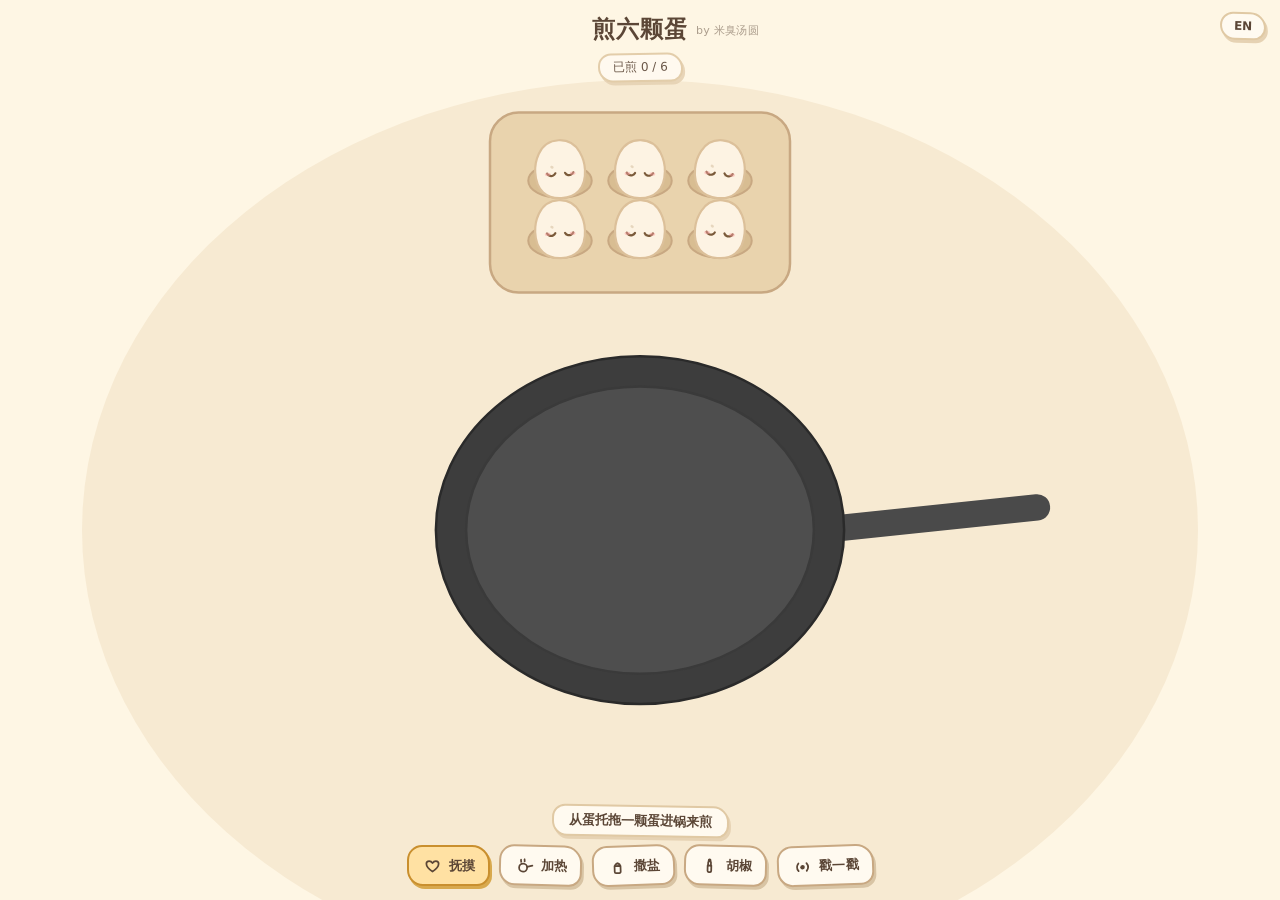
<file: index.html>
<!DOCTYPE html>
<html lang="zh-CN">
<head>
<meta charset="UTF-8">
<meta name="viewport" content="width=device-width, initial-scale=1.0">
<title>煎六颗蛋</title>
<link rel="stylesheet" href="egg.css?v=16">
</head>
<body>
<a class="langlink pill" href="en.html">EN</a>
<canvas id="stage"></canvas>

<div class="hud">
  <h1><span class="titlewrap"><span id="titleText"></span><span class="byline" id="byline"></span></span></h1>
  <div class="progress pill" id="progress"></div>
</div>

<div class="bottombar">
  <div class="status pill" id="status">…</div>
  <div class="toolbar">
    <button class="tool active" data-tool="pet">
      <svg viewBox="0 0 24 24" stroke-width="2" stroke-linecap="round" stroke-linejoin="round"><path d="M12 19C7.5 16 5 12.8 5 10.1 5 8.2 6.5 7 8.2 7c1.5 0 2.9.9 3.8 2.3C12.9 7.9 14.3 7 15.8 7 17.5 7 19 8.2 19 10.1c0 2.7-2.5 5.9-7 8.9Z"/></svg>
      <span class="lbl"></span>
    </button>
    <button class="tool" data-tool="fry">
      <svg viewBox="0 0 24 24" stroke-width="2" stroke-linecap="round" stroke-linejoin="round"><circle cx="10.5" cy="15" r="4.6"/><path d="M15 14 21 12.4"/><path d="M8 6c-.8.8.8 1.6 0 2.4"/><path d="M12 5.4c-.8.8.8 1.6 0 2.4"/></svg>
      <span class="lbl"></span>
    </button>
    <button class="tool" data-tool="salt">
      <svg viewBox="0 0 24 24" stroke-width="2" stroke-linecap="round" stroke-linejoin="round"><path d="M8.6 12h6.8v6.6a1.5 1.5 0 0 1-1.5 1.5h-3.8a1.5 1.5 0 0 1-1.5-1.5z"/><path d="M9.1 12a2.9 2.9 0 0 1 5.8 0"/><circle cx="11" cy="8.4" r=".5" fill="currentColor" stroke="none"/><circle cx="12" cy="7.9" r=".5" fill="currentColor" stroke="none"/><circle cx="13" cy="8.4" r=".5" fill="currentColor" stroke="none"/></svg>
      <span class="lbl"></span>
    </button>
    <button class="tool" data-tool="pepper">
      <svg viewBox="0 0 24 24" stroke-width="2" stroke-linecap="round" stroke-linejoin="round"><path d="M9.9 12.5h4.2v6.1a1.4 1.4 0 0 1-1.4 1.4h-1.4a1.4 1.4 0 0 1-1.4-1.4z"/><path d="M10.4 12.5V9a1.6 1.6 0 0 1 3.2 0v3.5"/><circle cx="12" cy="6.6" r="1.1"/></svg>
      <span class="lbl"></span>
    </button>
    <button class="tool" data-tool="poke">
      <svg viewBox="0 0 24 24" stroke-width="2" stroke-linecap="round" stroke-linejoin="round"><circle cx="12" cy="13" r="2.6" fill="currentColor" stroke="none"/><path d="M7.4 8.6a7 7 0 0 0 0 8.8"/><path d="M16.6 8.6a7 7 0 0 1 0 8.8"/></svg>
      <span class="lbl"></span>
    </button>
  </div>
</div>

<div class="overlay hidden" id="photoOverlay">
  <div class="photoCard">
    <h2><span id="photoTitle"></span></h2>
    <p id="photoSub"></p>
    <img id="photoImg" alt="">
    <p class="shareHint" id="shareHint"></p>
    <div class="photoActions">
      <button class="tool active" id="restartBtn" type="button">
        <svg viewBox="0 0 24 24" stroke-width="2" stroke-linecap="round" stroke-linejoin="round"><path d="M19 12a7 7 0 1 1-2-4.9"/><path d="M17.4 4.2 17 7.6l-3.4-.5"/></svg>
        <span class="lbl"></span>
      </button>
    </div>
    <p class="credit" id="creditLine"></p>
  </div>
</div>

<script src="egg.js?v=16"></script>
</body>
</html>
</file>
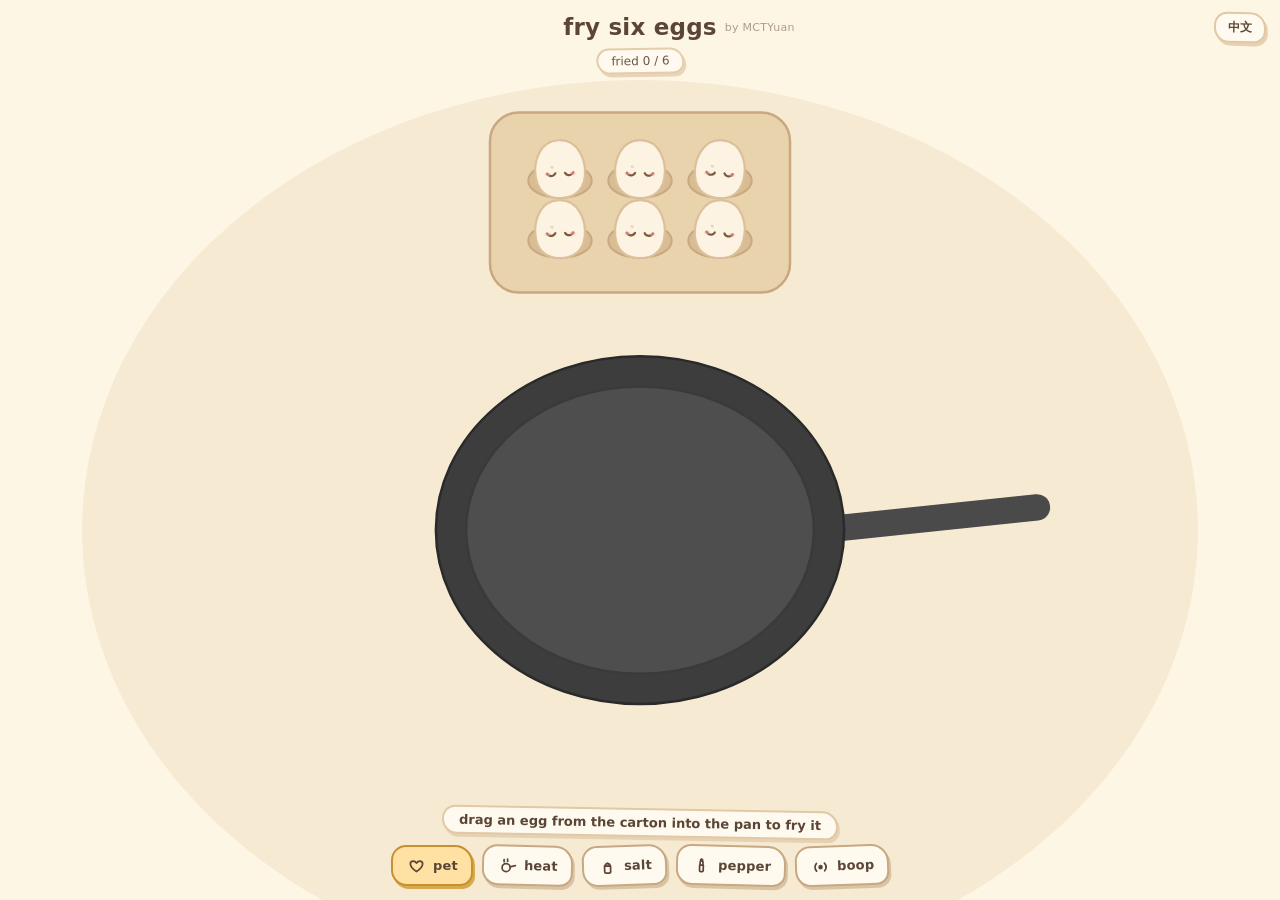
<file: en.html>
<!DOCTYPE html>
<html lang="en">
<head>
<meta charset="UTF-8">
<meta name="viewport" content="width=device-width, initial-scale=1.0">
<title>Fry Six Eggs</title>
<link rel="stylesheet" href="egg.css?v=16">
</head>
<body>
<a class="langlink pill" href="./">中文</a>
<canvas id="stage"></canvas>

<div class="hud">
  <h1><span class="titlewrap"><span id="titleText"></span><span class="byline" id="byline"></span></span></h1>
  <div class="progress pill" id="progress"></div>
</div>

<div class="bottombar">
  <div class="status pill" id="status">…</div>
  <div class="toolbar">
    <button class="tool active" data-tool="pet">
      <svg viewBox="0 0 24 24" stroke-width="2" stroke-linecap="round" stroke-linejoin="round"><path d="M12 19C7.5 16 5 12.8 5 10.1 5 8.2 6.5 7 8.2 7c1.5 0 2.9.9 3.8 2.3C12.9 7.9 14.3 7 15.8 7 17.5 7 19 8.2 19 10.1c0 2.7-2.5 5.9-7 8.9Z"/></svg>
      <span class="lbl"></span>
    </button>
    <button class="tool" data-tool="fry">
      <svg viewBox="0 0 24 24" stroke-width="2" stroke-linecap="round" stroke-linejoin="round"><circle cx="10.5" cy="15" r="4.6"/><path d="M15 14 21 12.4"/><path d="M8 6c-.8.8.8 1.6 0 2.4"/><path d="M12 5.4c-.8.8.8 1.6 0 2.4"/></svg>
      <span class="lbl"></span>
    </button>
    <button class="tool" data-tool="salt">
      <svg viewBox="0 0 24 24" stroke-width="2" stroke-linecap="round" stroke-linejoin="round"><path d="M8.6 12h6.8v6.6a1.5 1.5 0 0 1-1.5 1.5h-3.8a1.5 1.5 0 0 1-1.5-1.5z"/><path d="M9.1 12a2.9 2.9 0 0 1 5.8 0"/><circle cx="11" cy="8.4" r=".5" fill="currentColor" stroke="none"/><circle cx="12" cy="7.9" r=".5" fill="currentColor" stroke="none"/><circle cx="13" cy="8.4" r=".5" fill="currentColor" stroke="none"/></svg>
      <span class="lbl"></span>
    </button>
    <button class="tool" data-tool="pepper">
      <svg viewBox="0 0 24 24" stroke-width="2" stroke-linecap="round" stroke-linejoin="round"><path d="M9.9 12.5h4.2v6.1a1.4 1.4 0 0 1-1.4 1.4h-1.4a1.4 1.4 0 0 1-1.4-1.4z"/><path d="M10.4 12.5V9a1.6 1.6 0 0 1 3.2 0v3.5"/><circle cx="12" cy="6.6" r="1.1"/></svg>
      <span class="lbl"></span>
    </button>
    <button class="tool" data-tool="poke">
      <svg viewBox="0 0 24 24" stroke-width="2" stroke-linecap="round" stroke-linejoin="round"><circle cx="12" cy="13" r="2.6" fill="currentColor" stroke="none"/><path d="M7.4 8.6a7 7 0 0 0 0 8.8"/><path d="M16.6 8.6a7 7 0 0 1 0 8.8"/></svg>
      <span class="lbl"></span>
    </button>
  </div>
</div>

<div class="overlay hidden" id="photoOverlay">
  <div class="photoCard">
    <h2><span id="photoTitle"></span></h2>
    <p id="photoSub"></p>
    <img id="photoImg" alt="">
    <p class="shareHint" id="shareHint"></p>
    <div class="photoActions">
      <button class="tool active" id="restartBtn" type="button">
        <svg viewBox="0 0 24 24" stroke-width="2" stroke-linecap="round" stroke-linejoin="round"><path d="M19 12a7 7 0 1 1-2-4.9"/><path d="M17.4 4.2 17 7.6l-3.4-.5"/></svg>
        <span class="lbl"></span>
      </button>
    </div>
    <p class="credit" id="creditLine"></p>
  </div>
</div>

<script src="egg.js?v=16"></script>
</body>
</html>
</file>
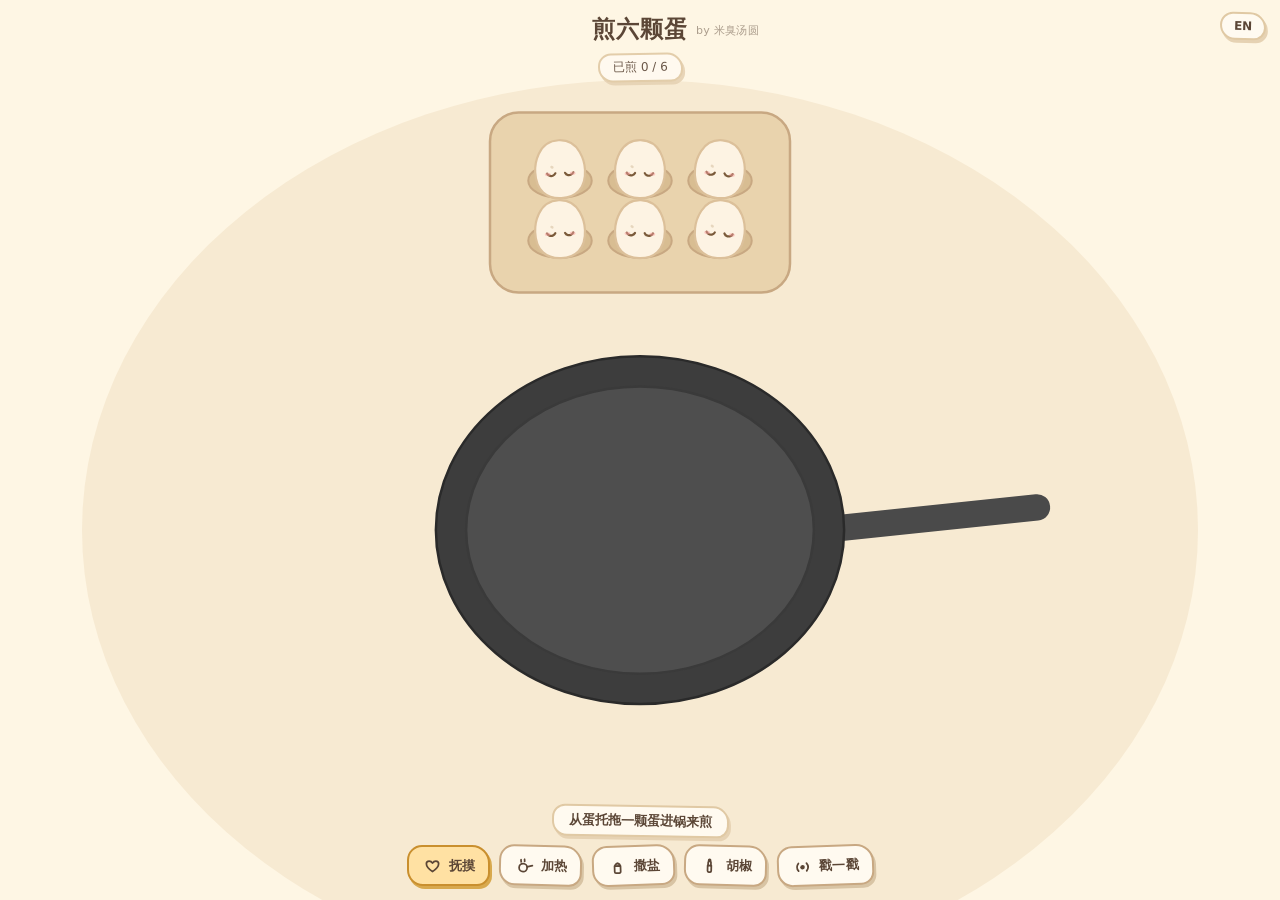
<file: zh.html>
<!DOCTYPE html>
<html lang="zh-CN">
<head>
<meta charset="UTF-8">
<meta name="viewport" content="width=device-width, initial-scale=1.0">
<title>煎六颗蛋</title>
<!-- the Chinese page is now the default (index.html); keep this URL working -->
<meta http-equiv="refresh" content="0; url=./">
<link rel="canonical" href="./">
</head>
<body></body>
</html>
</file>
<file: egg.css>
:root{
    --bg1:#fef6e4; --bg2:#f9e6c9; --ink:#5b4636;
  }
  *{box-sizing:border-box; -webkit-tap-highlight-color:transparent;}
  html,body{margin:0;height:100%;}
  body{
    font-family:"Chalkboard SE","Comic Sans MS","Segoe Print",system-ui,sans-serif;
    color:var(--ink);
    background:var(--bg1);
    overflow:hidden;
    user-select:none;
    touch-action:none;
  }
  /* cute handwritten Chinese fallback for the zh page */
  html[lang^="zh"] body{
    font-family:"Hannotate SC","Hanzipen SC","Yuanti SC","STYuanti","Kaiti SC","KaiTi","STKaiti","PingFang SC","Microsoft YaHei",system-ui,sans-serif;
  }
  html[lang^="zh"] .hud h1{ letter-spacing:1px; }
  #stage{position:fixed; inset:0; display:block;}
  /* language toggle — fixed corner, separate from the measured HUD/toolbar chrome */
  .langlink{
    position:fixed; top:12px; right:14px; z-index:6;
    font-size:12px; font-weight:bold; padding:5px 12px;
    color:var(--ink); text-decoration:none; transform:rotate(1.5deg);
  }
  .langlink:hover{ transform:rotate(0deg); }
  .hud{
    position:fixed; top:14px; left:50%; transform:translateX(-50%);
    text-align:center; pointer-events:none; z-index:5;
  }
  .hud h1{
    margin:0; font-size:23px; font-weight:bold; letter-spacing:.2px; display:block;
  }
  /* title stays page-centered; the byline hangs off its right without affecting centering */
  .titlewrap{ position:relative; display:inline-block; }
  .byline{
    position:absolute; left:100%; top:50%; transform:translateY(-50%);
    margin-left:8px; white-space:nowrap;
    font-size:11px; font-weight:normal; opacity:.5; letter-spacing:.3px;
  }

  /* flat hand-drawn "sticker" pill — cream fill, ink outline, hard offset shadow */
  .pill{
    background:#fffaf0; border:2px solid #e0c9a4; color:var(--ink);
    border-radius:13px 16px 12px 15px; box-shadow:2px 3px 0 #e6d2b3;
  }
  .progress{ display:inline-block; margin:8px 0 0; font-size:12px; opacity:.9; padding:4px 13px; transform:rotate(-1deg); }
  .status{ margin:0; max-width:92vw; text-align:center; font-size:13px; font-weight:bold; padding:5px 15px; transform:rotate(1deg); }

  .bottombar{
    position:fixed; left:50%; bottom:14px; transform:translateX(-50%);
    display:flex; flex-direction:column; align-items:center; gap:8px;
    z-index:5; width:100%; max-width:560px; pointer-events:none;
  }
  .toolbar{
    display:flex; gap:9px; flex-wrap:wrap; justify-content:center;
    max-width:96vw; pointer-events:auto;
  }
  .tool{
    cursor:pointer; font:inherit; font-size:14px; font-weight:bold;
    display:inline-flex; align-items:center; gap:6px;
    padding:8px 13px; color:var(--ink);
    background:#fffaf0; border:2.5px solid #c8a882;
    border-radius:15px 18px 13px 16px;
    box-shadow:2px 3px 0 #d8c4a4;
    transition:transform .1s, box-shadow .1s, background .15s, border-color .15s;
  }
  .tool svg{width:21px; height:21px; display:block; stroke:currentColor; fill:none;}
  .tool .lbl{font-size:13px; letter-spacing:.2px;}
  .tool:nth-of-type(odd){ transform:rotate(-2deg); }
  .tool:nth-of-type(even){ transform:rotate(1.5deg); }
  .tool:hover{ transform:translateY(-2px) rotate(0deg); }
  .tool:active{ transform:translateY(1px) rotate(0deg); box-shadow:1px 1px 0 #d8c4a4; }
  .tool.active{
    background:#ffe1a3; border-color:#c98f2e; box-shadow:2px 3px 0 #d8a94e;
    transform:rotate(0deg);
  }
  @media (max-width:520px){
    .tool{padding:7px 11px; font-size:13px; gap:5px;}
    .tool svg{width:19px; height:19px;}
    .hud h1{font-size:19px;}
    .photoCard{padding:16px 16px 18px;}
    .photoCard h2{font-size:21px;}
  }

  .overlay{
    position:fixed; inset:0; z-index:50;
    background:rgba(91,70,54,0.55);
    display:flex; align-items:center; justify-content:center;
    padding:20px;
  }
  .overlay.hidden{ display:none; }
  .photoCard{
    background:#fffaf0; border:3px solid #c8a882; border-radius:22px 26px 20px 24px;
    padding:22px 24px 24px; max-width:620px; width:100%; text-align:center;
    box-shadow:5px 7px 0 #d8c4a4; max-height:94vh; overflow-y:auto;
  }
  .photoCard h2{margin:0 0 4px; font-size:23px; display:inline-flex; align-items:center; gap:8px;}
  .photoCard h2 svg{width:24px; height:24px; transform:rotate(-6deg);}
  .photoCard p{margin:0 0 14px; font-size:13px; opacity:.7;}
  .photoCard img{
    max-width:100%; max-height:64vh; width:auto; height:auto;
    margin:0 auto; border-radius:14px; display:block; border:2.5px solid #c8a882;
  }
  /* nudge to screenshot, since there's no share button */
  .shareHint{margin:14px 0 0; font-size:13px; opacity:.6;}
  /* author + play link — small, dropped to the card's bottom-right edge.
     scoped under .photoCard to outrank the generic ".photoCard p" rule */
  .photoCard .credit{margin:22px 2px -4px 0; font-size:11px; opacity:.5; letter-spacing:.2px; text-align:right; line-height:1.3;}
  .photoCard .credit .url{font-weight:bold; opacity:.85;}
  .photoActions{display:flex; gap:10px; justify-content:center; margin-top:16px; flex-wrap:wrap;}
  .photoActions .tool{font-size:15px; padding:10px 18px;}
</file>
